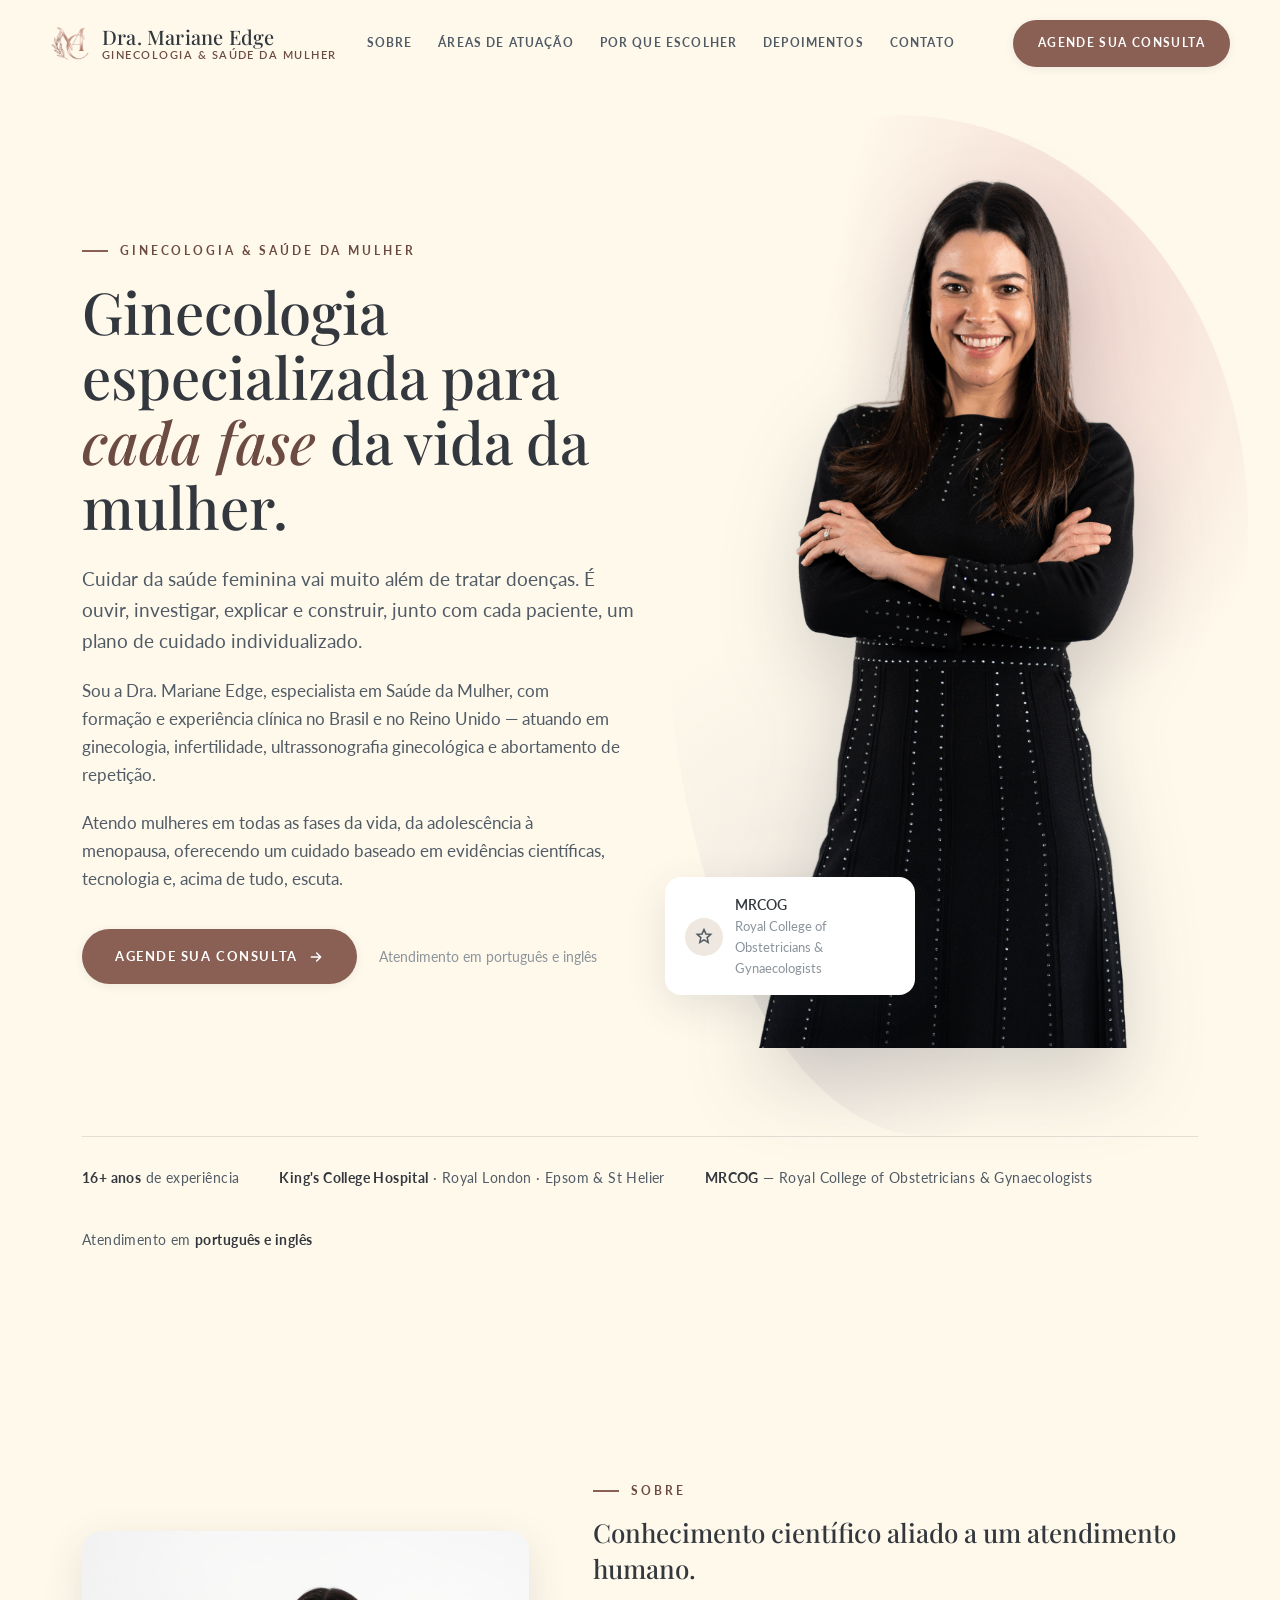
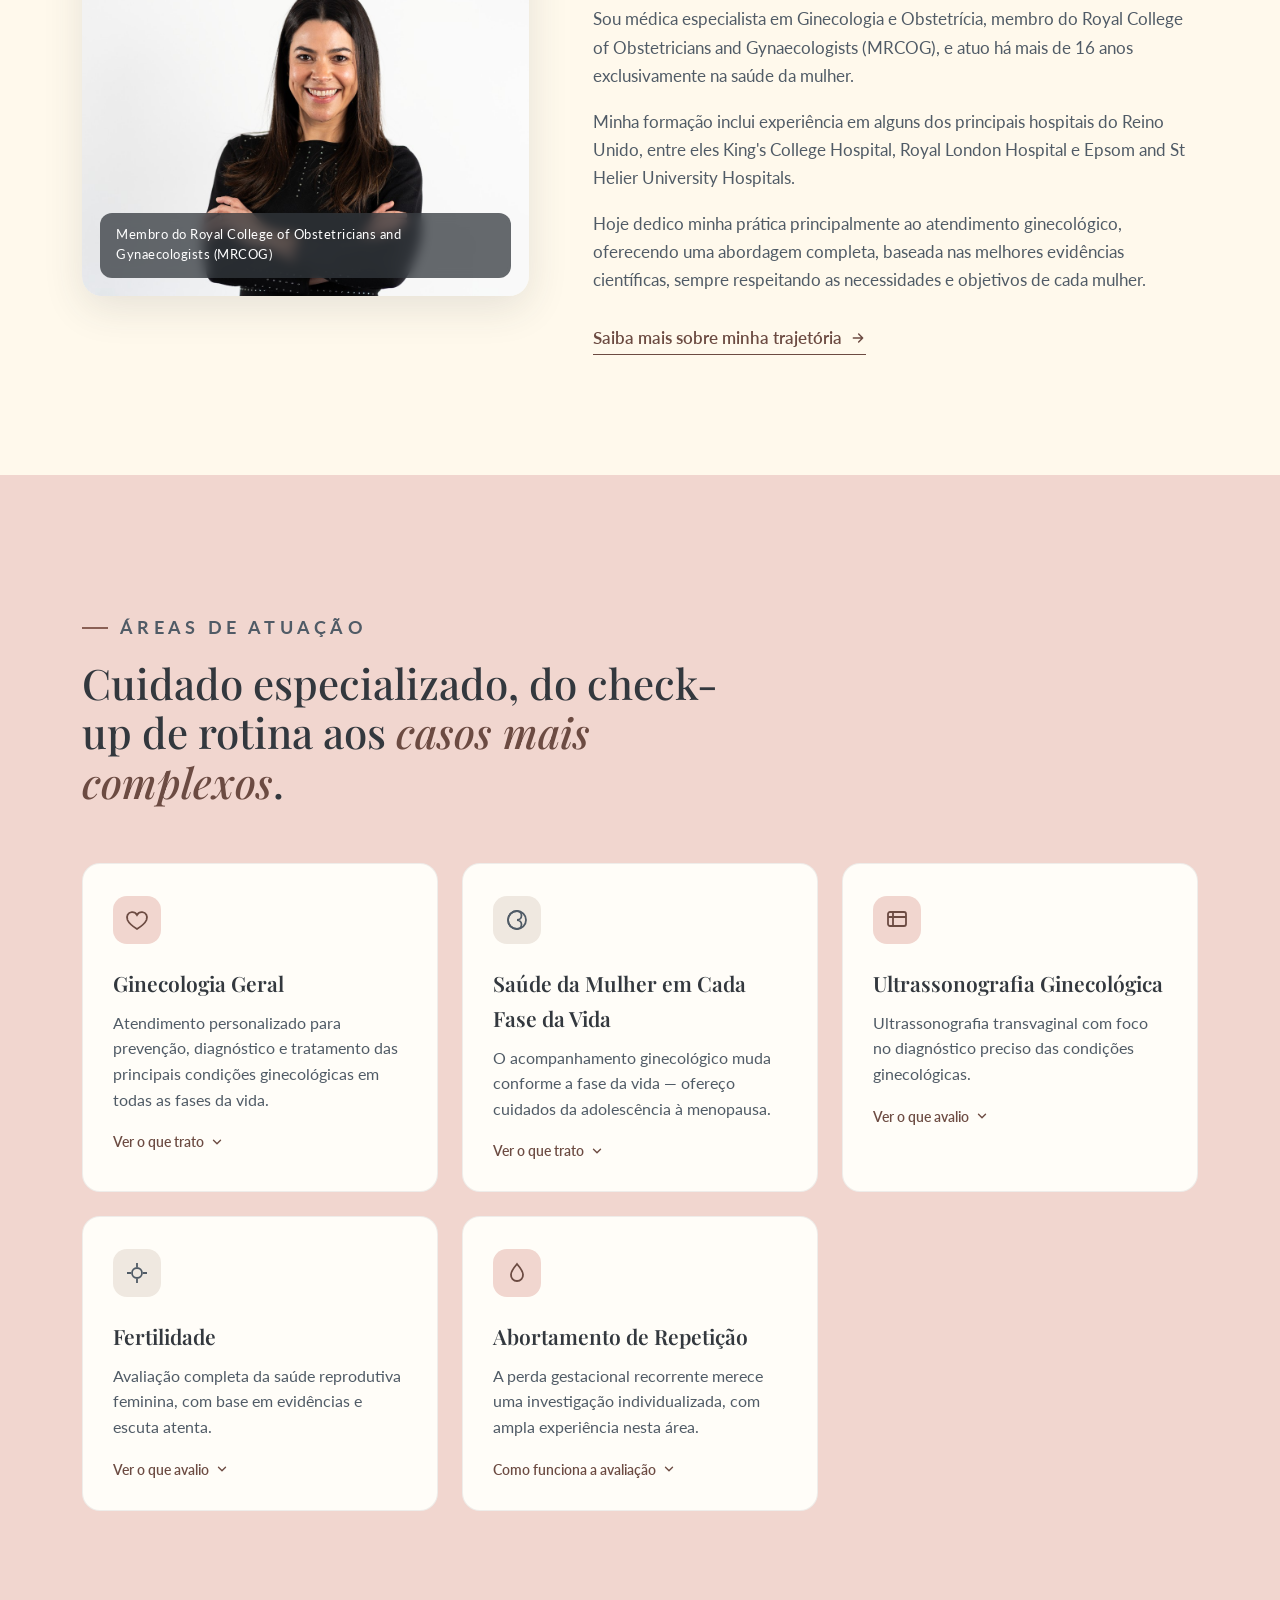
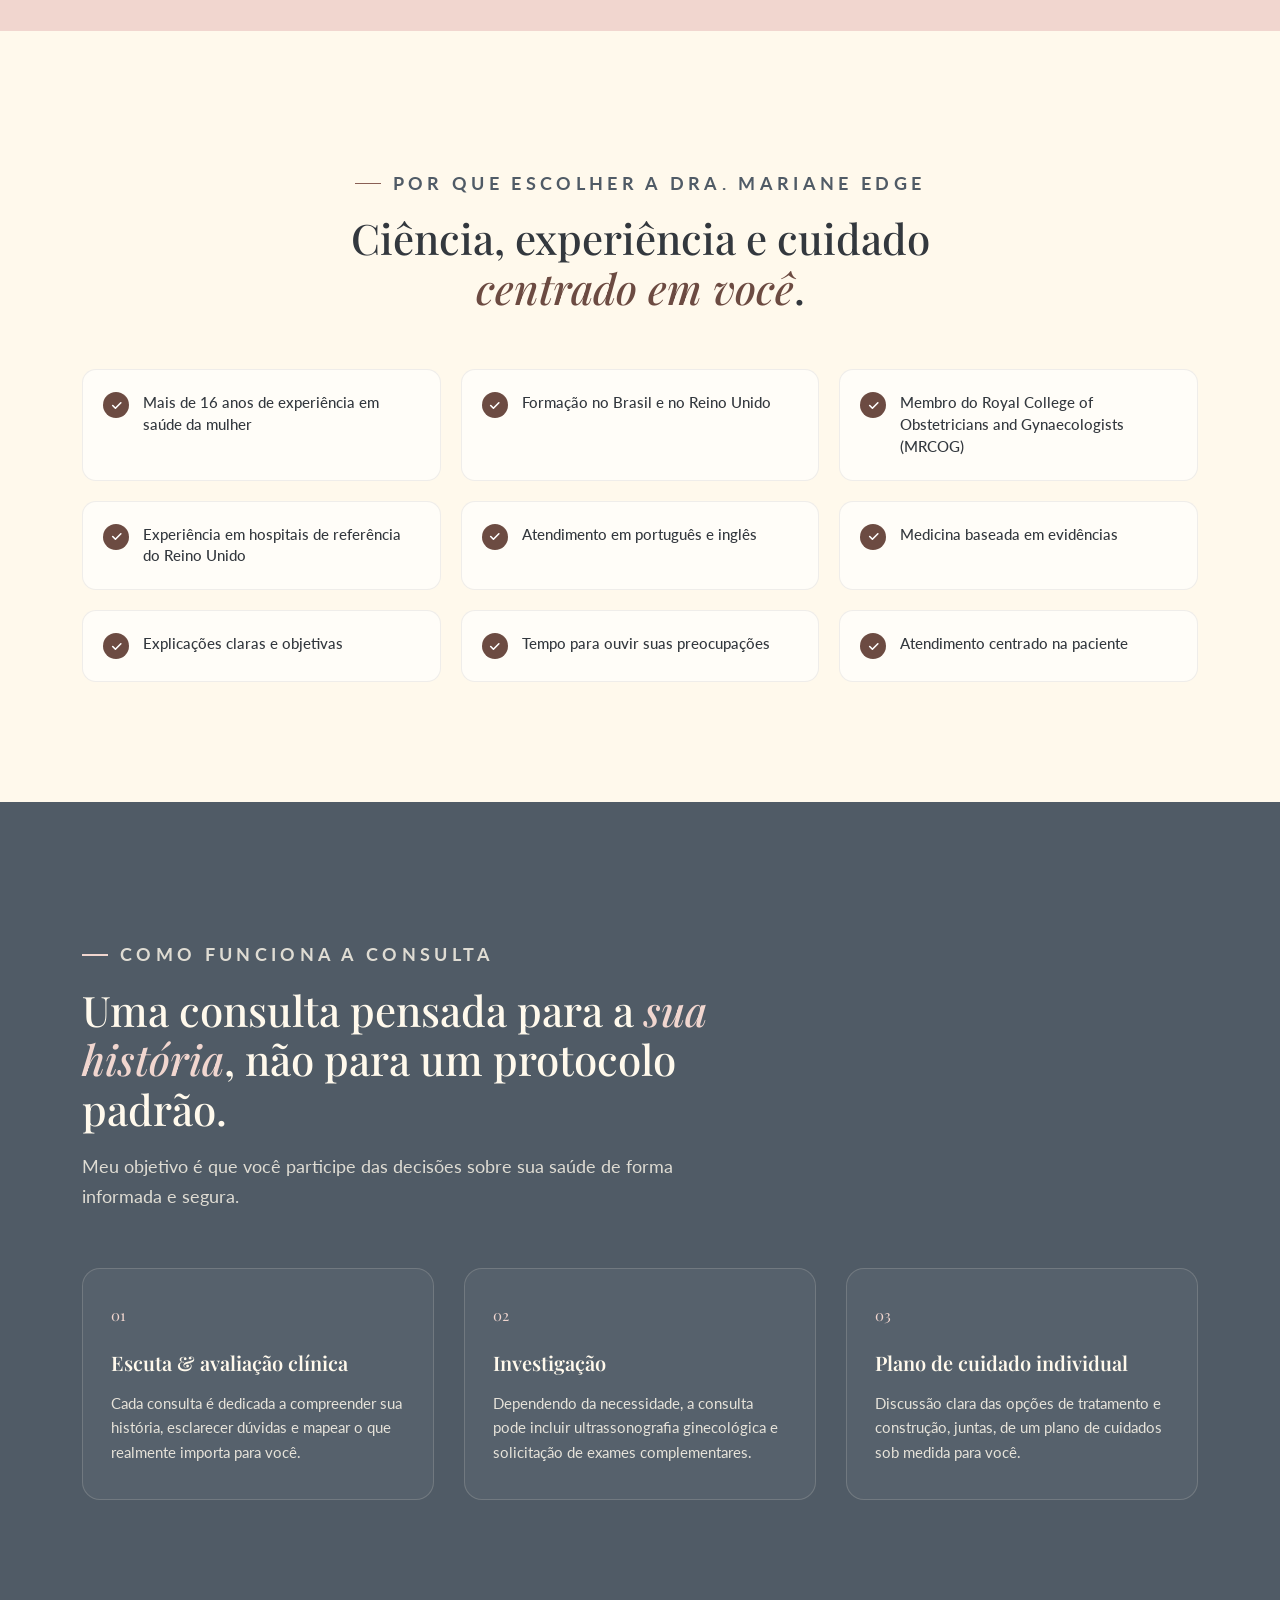
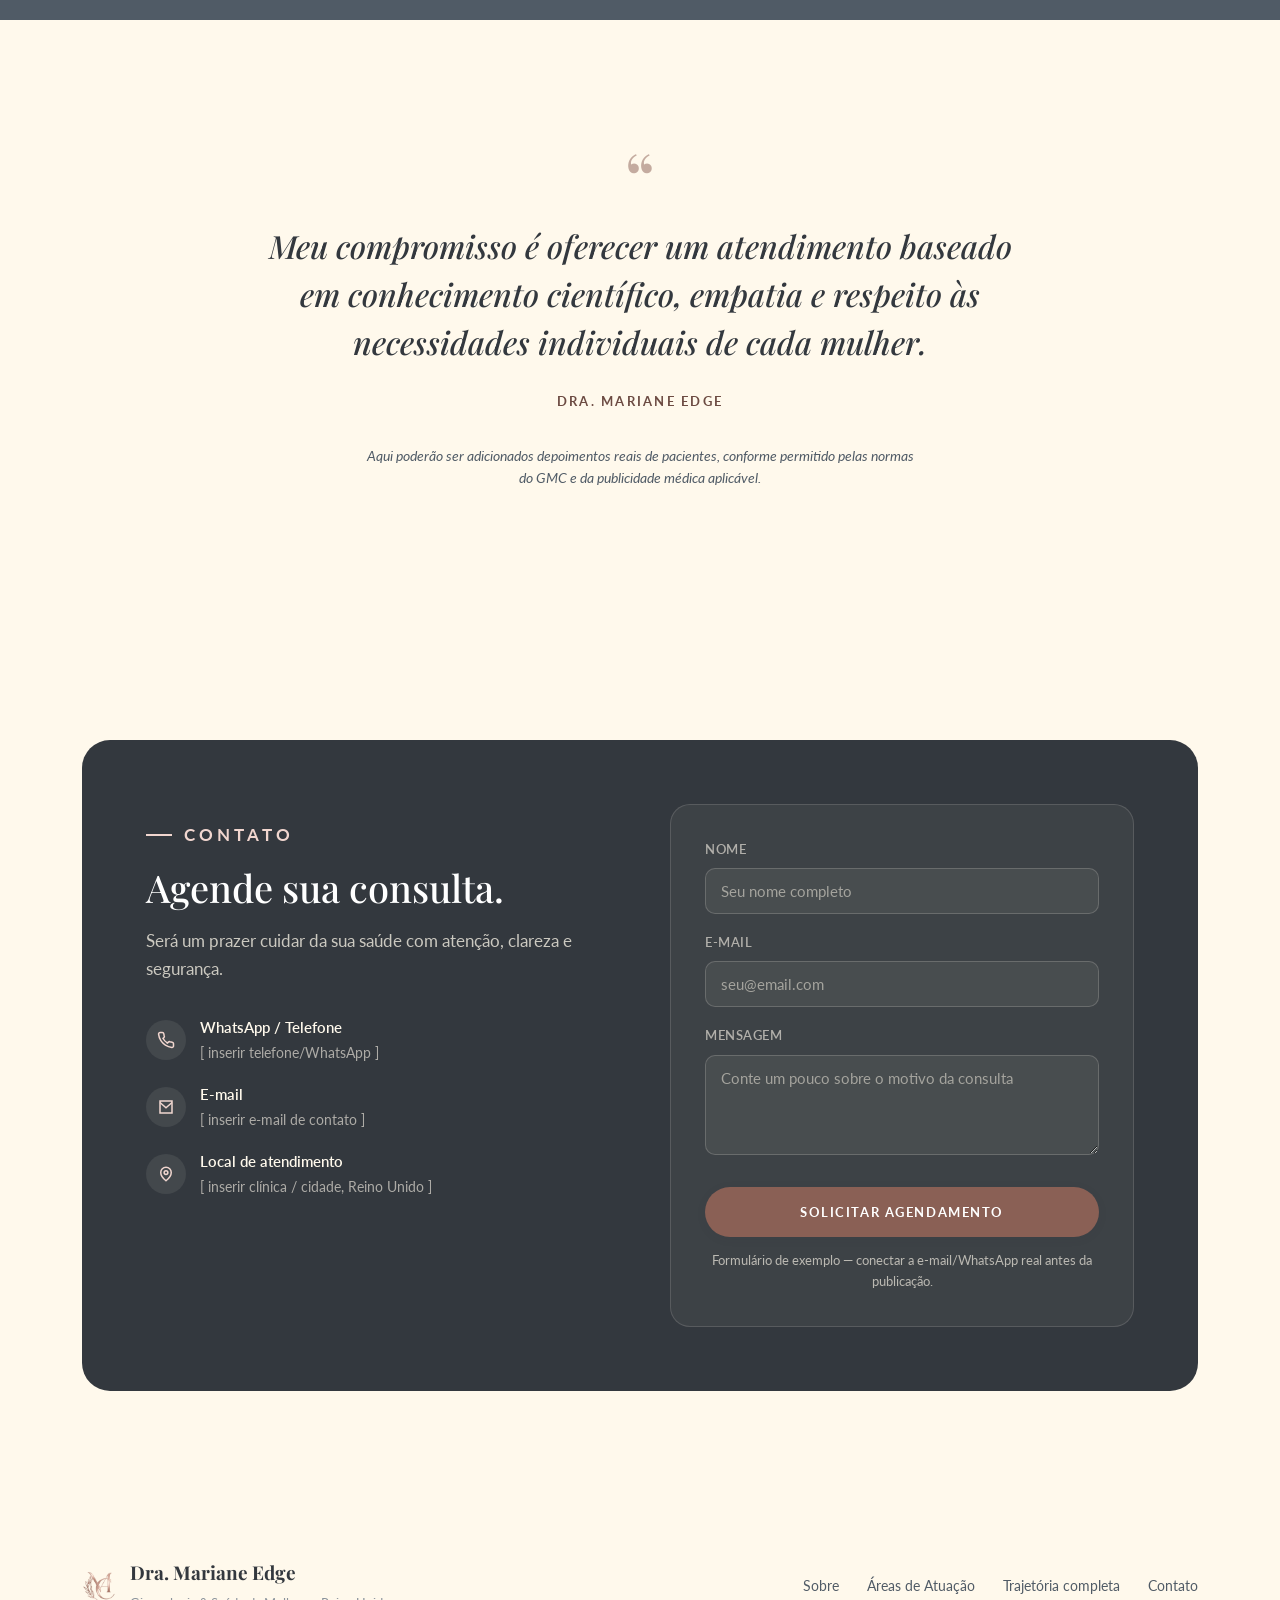
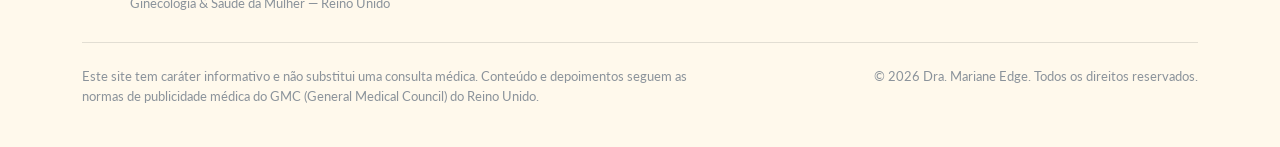
<file: index.html>
<!DOCTYPE html>
<html lang="pt-BR">
<head>
<meta charset="UTF-8" />
<meta name="viewport" content="width=device-width, initial-scale=1.0" />
<title>Dra. Mariane Edge — Especialista em Saúde da Mulher</title>
<meta name="description" content="Dra. Mariane Edge, especialista em Ginecologia e Obstetrícia (MRCOG), com formação e experiência clínica no Brasil e no Reino Unido. Ginecologia geral, fertilidade, ultrassonografia ginecológica e abortamento de repetição." />
<link rel="preconnect" href="https://fonts.googleapis.com" />
<link rel="preconnect" href="https://fonts.gstatic.com" crossorigin />
<link href="https://fonts.googleapis.com/css2?family=Playfair+Display:ital,wght@0,400;0,500;0,600;0,700;1,400;1,500;1,600&family=Lato:ital,wght@0,300;0,400;0,700;1,400&display=swap" rel="stylesheet" />
<link rel="stylesheet" href="css/style.css" />
</head>
<body>

<nav id="nav">
  <div class="nav-inner">
    <a href="index.html" class="brand">
      <img src="assets/logo.png" alt="" class="brand-mark" />
      <span>Dra. Mariane Edge<small>Ginecologia &amp; Saúde da Mulher</small></span>
    </a>
    <div class="nav-links">
      <a href="#sobre">Sobre</a>
      <a href="#areas">Áreas de Atuação</a>
      <a href="#porque">Por que escolher</a>
      <a href="#depoimentos">Depoimentos</a>
      <a href="#contato">Contato</a>
    </div>
    <a href="#contato" class="btn btn-primary nav-cta">Agende sua consulta</a>
    <button class="nav-toggle" aria-label="Abrir menu" id="navToggle">
      <span></span><span></span><span></span>
    </button>
  </div>
</nav>

<div class="nav-sheet" id="navSheet">
  <a href="#sobre">Sobre</a>
  <a href="#areas">Áreas de Atuação</a>
  <a href="#porque">Por que escolher</a>
  <a href="#depoimentos">Depoimentos</a>
  <a href="#contato">Contato</a>
  <a href="#contato" class="btn btn-primary">Agende sua consulta</a>
</div>

<!-- ============ HERO ============ -->
<header id="hero">
  <div class="container hero-grid">
    <div class="hero-copy reveal">
      <p class="eyebrow">Ginecologia &amp; Saúde da Mulher</p>
      <h1>Ginecologia especializada para <em>cada fase</em> da vida da mulher.</h1>
      <p class="hero-lede">Cuidar da saúde feminina vai muito além de tratar doenças. É ouvir, investigar, explicar e construir, junto com cada paciente, um plano de cuidado individualizado.</p>
      <p class="hero-bio">Sou a Dra. Mariane Edge, especialista em Saúde da Mulher, com formação e experiência clínica no Brasil e no Reino Unido — atuando em ginecologia, infertilidade, ultrassonografia ginecológica e abortamento de repetição.</p>
      <p class="hero-bio">Atendo mulheres em todas as fases da vida, da adolescência à menopausa, oferecendo um cuidado baseado em evidências científicas, tecnologia e, acima de tudo, escuta.</p>
      <div class="hero-actions">
        <a href="#contato" class="btn btn-primary">
          Agende sua consulta
          <svg viewBox="0 0 24 24" fill="none" stroke="currentColor" stroke-width="2.2" stroke-linecap="round" stroke-linejoin="round"><path d="M5 12h14M13 6l6 6-6 6"/></svg>
        </a>
        <span class="note">Atendimento em português e inglês</span>
      </div>
    </div>

    <div class="hero-visual reveal reveal-delay-1">
      <div class="hero-blob" aria-hidden="true"></div>
      <div class="hero-photo-frame">
        <img src="assets/mariane-cutout-hero.png" alt="Dra. Mariane Edge, especialista em Ginecologia e Obstetrícia" />
      </div>
      <div class="hero-badge">
        <span class="badge-icon">
          <svg viewBox="0 0 24 24" fill="none" stroke="currentColor" stroke-width="2"><path d="M12 2l2.6 5.9 6.4.6-4.8 4.3 1.4 6.3-5.6-3.4-5.6 3.4 1.4-6.3-4.8-4.3 6.4-.6z"/></svg>
        </span>
        <div>
          <strong>MRCOG</strong>
          <span>Royal College of Obstetricians &amp; Gynaecologists</span>
        </div>
      </div>
    </div>
  </div>

  <div class="container">
    <div class="trust-strip reveal">
      <span><strong>16+ anos</strong> de experiência</span>
      <span><strong>King's College Hospital</strong> · Royal London · Epsom &amp; St Helier</span>
      <span><strong>MRCOG</strong> — Royal College of Obstetricians &amp; Gynaecologists</span>
      <span>Atendimento em <strong>português e inglês</strong></span>
    </div>
  </div>
</header>

<!-- ============ SOBRE (teaser) ============ -->
<section id="sobre">
  <div class="container sobre-grid">
    <div class="sobre-photo reveal">
      <img src="assets/mariane-bust.jpg" alt="Dra. Mariane Edge" />
      <div class="sobre-credential">Membro do Royal College of Obstetricians and Gynaecologists (MRCOG)</div>
    </div>
    <div class="sobre-text reveal reveal-delay-1">
      <p class="eyebrow">Sobre</p>
      <p class="lead" style="margin-top:14px;">Conhecimento científico aliado a um atendimento humano.</p>
      <p>Sou médica especialista em Ginecologia e Obstetrícia, membro do Royal College of Obstetricians and Gynaecologists (MRCOG), e atuo há mais de 16 anos exclusivamente na saúde da mulher.</p>
      <p>Minha formação inclui experiência em alguns dos principais hospitais do Reino Unido, entre eles King's College Hospital, Royal London Hospital e Epsom and St Helier University Hospitals.</p>
      <p>Hoje dedico minha prática principalmente ao atendimento ginecológico, oferecendo uma abordagem completa, baseada nas melhores evidências científicas, sempre respeitando as necessidades e objetivos de cada mulher.</p>
      <a href="about.html" class="sobre-link">
        Saiba mais sobre minha trajetória
        <svg viewBox="0 0 24 24" fill="none" stroke="currentColor" stroke-width="2.2" stroke-linecap="round" stroke-linejoin="round" width="16" height="16"><path d="M5 12h14M13 6l6 6-6 6"/></svg>
      </a>
    </div>
  </div>
</section>

<!-- ============ ÁREAS DE ATUAÇÃO ============ -->
<section id="areas">
  <div class="container">
    <div class="section-head reveal">
      <p class="eyebrow">Áreas de Atuação</p>
      <h2>Cuidado especializado, do check-up de rotina aos <em>casos mais complexos</em>.</h2>
    </div>

    <div class="areas-grid">

      <article class="area-card reveal">
        <span class="area-icon">
          <svg viewBox="0 0 24 24" fill="none" stroke="currentColor" stroke-width="1.8"><path d="M12 21s-7.5-4.6-9.5-9C1 8 3 4.5 6.7 4.2 9 4 11 5.3 12 7c1-1.7 3-3 5.3-2.8C21 4.5 23 8 21.5 12c-2 4.4-9.5 9-9.5 9z"/></svg>
        </span>
        <h3>Ginecologia Geral</h3>
        <p>Atendimento personalizado para prevenção, diagnóstico e tratamento das principais condições ginecológicas em todas as fases da vida.</p>
        <button class="area-toggle" aria-expanded="false">
          Ver o que trato
          <svg viewBox="0 0 24 24" fill="none" stroke="currentColor" stroke-width="2.4" stroke-linecap="round" stroke-linejoin="round"><path d="M6 9l6 6 6-6"/></svg>
        </button>
        <div class="area-list">
          <ul class="area-list-inner">
            <li>Check-up ginecológico</li>
            <li>Alterações menstruais — intensa, irregular ou ausente</li>
            <li>Dor pélvica e cólicas intensas</li>
            <li>Endometriose e adenomiose</li>
            <li>Síndrome dos Ovários Policísticos (SOP)</li>
            <li>Cistos ovarianos, miomas e pólipos endometriais</li>
            <li>Sangramento uterino anormal</li>
            <li>Corrimento e infecções ginecológicas</li>
            <li>HPV e alterações do colo do útero</li>
            <li>Dor durante a relação sexual, vulvodínia e vaginismo</li>
            <li>Alterações hormonais e TPM</li>
            <li>Planejamento reprodutivo e contracepção</li>
            <li>Inserção e remoção de DIU</li>
            <li>Saúde íntima</li>
          </ul>
        </div>
      </article>

      <article class="area-card reveal reveal-delay-1">
        <span class="area-icon">
          <svg viewBox="0 0 24 24" fill="none" stroke="currentColor" stroke-width="1.8"><circle cx="12" cy="12" r="9"/><path d="M12 3a9 9 0 000 18 4.5 4.5 0 000-9 4.5 4.5 0 000-9z"/></svg>
        </span>
        <h3>Saúde da Mulher em Cada Fase da Vida</h3>
        <p>O acompanhamento ginecológico muda conforme a fase da vida — ofereço cuidados da adolescência à menopausa.</p>
        <button class="area-toggle" aria-expanded="false">
          Ver o que trato
          <svg viewBox="0 0 24 24" fill="none" stroke="currentColor" stroke-width="2.4" stroke-linecap="round" stroke-linejoin="round"><path d="M6 9l6 6 6-6"/></svg>
        </button>
        <div class="area-list">
          <ul class="area-list-inner">
            <li>Primeira consulta ginecológica e menarca</li>
            <li>Saúde sexual e planejamento familiar</li>
            <li>Fertilidade</li>
            <li>Perimenopausa e menopausa</li>
            <li>Terapia hormonal da menopausa</li>
            <li>Atrofia vaginal e saúde óssea</li>
            <li>Alterações urinárias relacionadas à menopausa</li>
          </ul>
        </div>
      </article>

      <article class="area-card reveal reveal-delay-2">
        <span class="area-icon">
          <svg viewBox="0 0 24 24" fill="none" stroke="currentColor" stroke-width="1.8"><rect x="3" y="4" width="18" height="14" rx="2"/><path d="M3 9h18M8 4v14"/></svg>
        </span>
        <h3>Ultrassonografia Ginecológica</h3>
        <p>Ultrassonografia transvaginal com foco no diagnóstico preciso das condições ginecológicas.</p>
        <button class="area-toggle" aria-expanded="false">
          Ver o que avalio
          <svg viewBox="0 0 24 24" fill="none" stroke="currentColor" stroke-width="2.4" stroke-linecap="round" stroke-linejoin="round"><path d="M6 9l6 6 6-6"/></svg>
        </button>
        <div class="area-list">
          <ul class="area-list-inner">
            <li>Útero, endométrio e ovários</li>
            <li>Cistos, miomas e pólipos</li>
            <li>Adenomiose e endometriose</li>
            <li>Dor pélvica e sangramento anormal</li>
            <li>Foliculometria</li>
            <li>Monitorização da ovulação</li>
          </ul>
        </div>
      </article>

      <article class="area-card reveal reveal-delay-1">
        <span class="area-icon">
          <svg viewBox="0 0 24 24" fill="none" stroke="currentColor" stroke-width="1.8"><path d="M12 2v4M12 18v4M2 12h4M18 12h4"/><circle cx="12" cy="12" r="5"/></svg>
        </span>
        <h3>Fertilidade</h3>
        <p>Avaliação completa da saúde reprodutiva feminina, com base em evidências e escuta atenta.</p>
        <button class="area-toggle" aria-expanded="false">
          Ver o que avalio
          <svg viewBox="0 0 24 24" fill="none" stroke="currentColor" stroke-width="2.4" stroke-linecap="round" stroke-linejoin="round"><path d="M6 9l6 6 6-6"/></svg>
        </button>
        <div class="area-list">
          <ul class="area-list-inner">
            <li>Investigação inicial da infertilidade</li>
            <li>Avaliação da reserva ovariana</li>
            <li>Distúrbios da ovulação e SOP</li>
            <li>Interpretação de exames</li>
            <li>Planejamento da gravidez</li>
            <li>Segunda opinião</li>
          </ul>
        </div>
      </article>

      <article class="area-card reveal reveal-delay-2">
        <span class="area-icon">
          <svg viewBox="0 0 24 24" fill="none" stroke="currentColor" stroke-width="1.8"><path d="M12 3c-3 3.5-6 7.2-6 10.5A6 6 0 0012 20a6 6 0 006-6.5C18 10.2 15 6.5 12 3z"/></svg>
        </span>
        <h3>Abortamento de Repetição</h3>
        <p>A perda gestacional recorrente merece uma investigação individualizada, com ampla experiência nesta área.</p>
        <button class="area-toggle" aria-expanded="false">
          Como funciona a avaliação
          <svg viewBox="0 0 24 24" fill="none" stroke="currentColor" stroke-width="2.4" stroke-linecap="round" stroke-linejoin="round"><path d="M6 9l6 6 6-6"/></svg>
        </button>
        <div class="area-list">
          <ul class="area-list-inner">
            <li>Avaliação detalhada das possíveis causas</li>
            <li>Interpretação de exames</li>
            <li>Elaboração de plano personalizado para futuras gestações</li>
          </ul>
        </div>
      </article>

    </div>
  </div>
</section>

<!-- ============ POR QUE ESCOLHER ============ -->
<section id="porque">
  <div class="container">
    <div class="section-head center reveal" style="margin-left:auto;margin-right:auto;">
      <p class="eyebrow" style="justify-content:center;width:100%;">Por que escolher a Dra. Mariane Edge</p>
      <h2>Ciência, experiência e cuidado <em>centrado em você</em>.</h2>
    </div>
    <div class="porque-grid">
      <div class="check-card reveal"><span class="tick"><svg viewBox="0 0 24 24" fill="none" stroke="currentColor" stroke-width="3" stroke-linecap="round" stroke-linejoin="round"><path d="M5 12l5 5L20 7"/></svg></span><p>Mais de 16 anos de experiência em saúde da mulher</p></div>
      <div class="check-card reveal reveal-delay-1"><span class="tick"><svg viewBox="0 0 24 24" fill="none" stroke="currentColor" stroke-width="3" stroke-linecap="round" stroke-linejoin="round"><path d="M5 12l5 5L20 7"/></svg></span><p>Formação no Brasil e no Reino Unido</p></div>
      <div class="check-card reveal reveal-delay-2"><span class="tick"><svg viewBox="0 0 24 24" fill="none" stroke="currentColor" stroke-width="3" stroke-linecap="round" stroke-linejoin="round"><path d="M5 12l5 5L20 7"/></svg></span><p>Membro do Royal College of Obstetricians and Gynaecologists (MRCOG)</p></div>
      <div class="check-card reveal"><span class="tick"><svg viewBox="0 0 24 24" fill="none" stroke="currentColor" stroke-width="3" stroke-linecap="round" stroke-linejoin="round"><path d="M5 12l5 5L20 7"/></svg></span><p>Experiência em hospitais de referência do Reino Unido</p></div>
      <div class="check-card reveal reveal-delay-1"><span class="tick"><svg viewBox="0 0 24 24" fill="none" stroke="currentColor" stroke-width="3" stroke-linecap="round" stroke-linejoin="round"><path d="M5 12l5 5L20 7"/></svg></span><p>Atendimento em português e inglês</p></div>
      <div class="check-card reveal reveal-delay-2"><span class="tick"><svg viewBox="0 0 24 24" fill="none" stroke="currentColor" stroke-width="3" stroke-linecap="round" stroke-linejoin="round"><path d="M5 12l5 5L20 7"/></svg></span><p>Medicina baseada em evidências</p></div>
      <div class="check-card reveal"><span class="tick"><svg viewBox="0 0 24 24" fill="none" stroke="currentColor" stroke-width="3" stroke-linecap="round" stroke-linejoin="round"><path d="M5 12l5 5L20 7"/></svg></span><p>Explicações claras e objetivas</p></div>
      <div class="check-card reveal reveal-delay-1"><span class="tick"><svg viewBox="0 0 24 24" fill="none" stroke="currentColor" stroke-width="3" stroke-linecap="round" stroke-linejoin="round"><path d="M5 12l5 5L20 7"/></svg></span><p>Tempo para ouvir suas preocupações</p></div>
      <div class="check-card reveal reveal-delay-2"><span class="tick"><svg viewBox="0 0 24 24" fill="none" stroke="currentColor" stroke-width="3" stroke-linecap="round" stroke-linejoin="round"><path d="M5 12l5 5L20 7"/></svg></span><p>Atendimento centrado na paciente</p></div>
    </div>
  </div>
</section>

<!-- ============ COMO FUNCIONA A CONSULTA ============ -->
<section id="como">
  <div class="container">
    <div class="section-head reveal">
      <p class="eyebrow">Como funciona a consulta</p>
      <h2>Uma consulta pensada para a <em>sua história</em>, não para um protocolo padrão.</h2>
      <p>Meu objetivo é que você participe das decisões sobre sua saúde de forma informada e segura.</p>
    </div>
    <div class="como-steps">
      <div class="step-card reveal">
        <div class="step-num">01</div>
        <h3>Escuta &amp; avaliação clínica</h3>
        <p>Cada consulta é dedicada a compreender sua história, esclarecer dúvidas e mapear o que realmente importa para você.</p>
      </div>
      <div class="step-card reveal reveal-delay-1">
        <div class="step-num">02</div>
        <h3>Investigação</h3>
        <p>Dependendo da necessidade, a consulta pode incluir ultrassonografia ginecológica e solicitação de exames complementares.</p>
      </div>
      <div class="step-card reveal reveal-delay-2">
        <div class="step-num">03</div>
        <h3>Plano de cuidado individual</h3>
        <p>Discussão clara das opções de tratamento e construção, juntas, de um plano de cuidados sob medida para você.</p>
      </div>
    </div>
  </div>
</section>

<!-- ============ DEPOIMENTOS ============ -->
<section id="depoimentos">
  <div class="container">
    <div class="quote-card reveal">
      <div class="quote-mark">&ldquo;</div>
      <blockquote>Meu compromisso é oferecer um atendimento baseado em conhecimento científico, empatia e respeito às necessidades individuais de cada mulher.</blockquote>
      <p class="quote-cite">Dra. Mariane Edge</p>
      <p class="quote-footnote">Aqui poderão ser adicionados depoimentos reais de pacientes, conforme permitido pelas normas do GMC e da publicidade médica aplicável.</p>
    </div>
  </div>
</section>

<!-- ============ CONTATO ============ -->
<section id="contato">
  <div class="container">
    <div class="contato-grid">
      <div class="contato-intro reveal">
        <p class="eyebrow">Contato</p>
        <h2>Agende sua consulta.</h2>
        <p>Será um prazer cuidar da sua saúde com atenção, clareza e segurança.</p>
        <div class="contato-list">
          <div class="contato-item">
            <span class="ci-icon"><svg viewBox="0 0 24 24" fill="none" stroke="currentColor" stroke-width="2"><path d="M22 16.9v3a2 2 0 01-2.2 2 19.8 19.8 0 01-8.6-3.1 19.5 19.5 0 01-6-6 19.8 19.8 0 01-3.1-8.7A2 2 0 014.1 2h3a2 2 0 012 1.7c.1 1 .3 2 .6 3a2 2 0 01-.5 2.1L8 10a16 16 0 006 6l1.2-1.2a2 2 0 012.1-.5c1 .3 2 .5 3 .6a2 2 0 011.7 2z"/></svg></span>
            <div><strong>WhatsApp / Telefone</strong><span>[ inserir telefone/WhatsApp ]</span></div>
          </div>
          <div class="contato-item">
            <span class="ci-icon"><svg viewBox="0 0 24 24" fill="none" stroke="currentColor" stroke-width="2"><path d="M4 4h16v16H4z"/><path d="M4 6l8 7 8-7"/></svg></span>
            <div><strong>E-mail</strong><span>[ inserir e-mail de contato ]</span></div>
          </div>
          <div class="contato-item">
            <span class="ci-icon"><svg viewBox="0 0 24 24" fill="none" stroke="currentColor" stroke-width="2"><path d="M12 21s-7-5.5-7-11a7 7 0 0114 0c0 5.5-7 11-7 11z"/><circle cx="12" cy="10" r="2.5"/></svg></span>
            <div><strong>Local de atendimento</strong><span>[ inserir clínica / cidade, Reino Unido ]</span></div>
          </div>
        </div>
      </div>

      <form class="contato-form reveal reveal-delay-1" onsubmit="event.preventDefault(); window.location.href='mailto:?subject=' + encodeURIComponent('Agendamento de consulta — ' + this.nome.value) + '&body=' + encodeURIComponent(this.mensagem.value + '\n\nContato: ' + this.email.value);">
        <div class="field">
          <label for="nome">Nome</label>
          <input id="nome" name="nome" type="text" placeholder="Seu nome completo" required />
        </div>
        <div class="field">
          <label for="email">E-mail</label>
          <input id="email" name="email" type="email" placeholder="seu@email.com" required />
        </div>
        <div class="field">
          <label for="mensagem">Mensagem</label>
          <textarea id="mensagem" name="mensagem" placeholder="Conte um pouco sobre o motivo da consulta"></textarea>
        </div>
        <button type="submit" class="btn btn-primary">Solicitar agendamento</button>
        <p class="form-note">Formulário de exemplo — conectar a e-mail/WhatsApp real antes da publicação.</p>
      </form>
    </div>
  </div>
</section>

<footer>
  <div class="container">
    <div class="footer-inner">
      <div class="footer-brand">
        <img src="assets/logo.png" alt="" class="footer-mark" />
        <div>
          <strong>Dra. Mariane Edge</strong>
          <span>Ginecologia &amp; Saúde da Mulher — Reino Unido</span>
        </div>
      </div>
      <div class="footer-links">
        <a href="index.html#sobre">Sobre</a>
        <a href="index.html#areas">Áreas de Atuação</a>
        <a href="about.html">Trajetória completa</a>
        <a href="index.html#contato">Contato</a>
      </div>
    </div>
    <div class="footer-bottom">
      <p>Este site tem caráter informativo e não substitui uma consulta médica. Conteúdo e depoimentos seguem as normas de publicidade médica do GMC (General Medical Council) do Reino Unido.</p>
      <p>&copy; <span id="year"></span> Dra. Mariane Edge. Todos os direitos reservados.</p>
    </div>
  </div>
</footer>

<script src="js/main.js"></script>
</body>
</html>
</file>
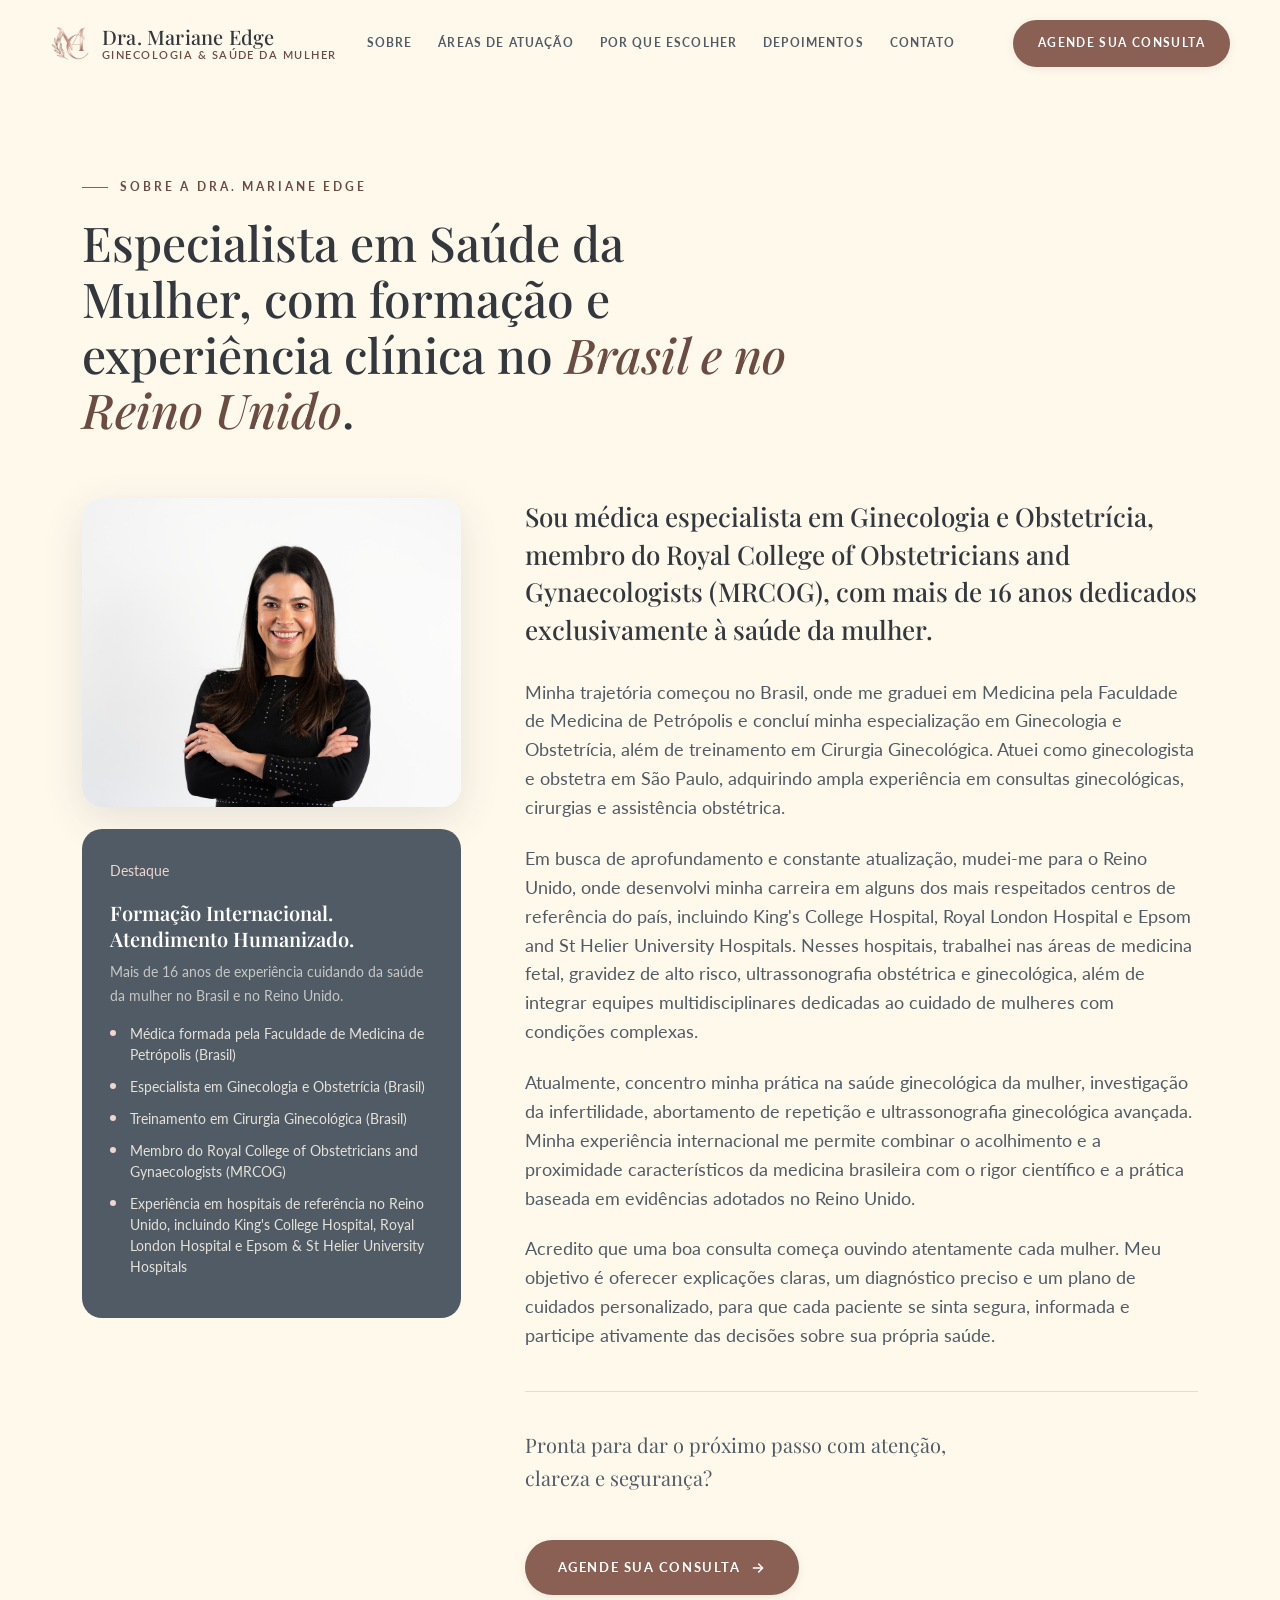
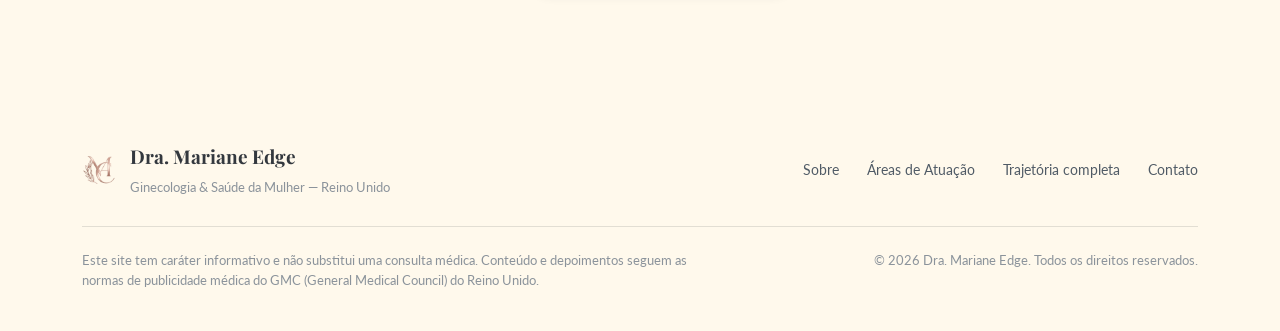
<file: about.html>
<!DOCTYPE html>
<html lang="pt-BR">
<head>
<meta charset="UTF-8" />
<meta name="viewport" content="width=device-width, initial-scale=1.0" />
<title>Sobre a Dra. Mariane Edge — Trajetória &amp; Formação</title>
<meta name="description" content="Conheça a trajetória da Dra. Mariane Edge: formação no Brasil, especialização em Ginecologia e Obstetrícia, MRCOG e experiência em hospitais de referência do Reino Unido." />
<link rel="preconnect" href="https://fonts.googleapis.com" />
<link rel="preconnect" href="https://fonts.gstatic.com" crossorigin />
<link href="https://fonts.googleapis.com/css2?family=Playfair+Display:ital,wght@0,400;0,500;0,600;0,700;1,400;1,500;1,600&family=Lato:ital,wght@0,300;0,400;0,700;1,400&display=swap" rel="stylesheet" />
<link rel="stylesheet" href="css/style.css" />
</head>
<body>

<nav id="nav">
  <div class="nav-inner">
    <a href="index.html" class="brand">
      <img src="assets/logo.png" alt="" class="brand-mark" />
      <span>Dra. Mariane Edge<small>Ginecologia &amp; Saúde da Mulher</small></span>
    </a>
    <div class="nav-links">
      <a href="index.html#sobre">Sobre</a>
      <a href="index.html#areas">Áreas de Atuação</a>
      <a href="index.html#porque">Por que escolher</a>
      <a href="index.html#depoimentos">Depoimentos</a>
      <a href="index.html#contato">Contato</a>
    </div>
    <a href="index.html#contato" class="btn btn-primary nav-cta">Agende sua consulta</a>
    <button class="nav-toggle" aria-label="Abrir menu" id="navToggle">
      <span></span><span></span><span></span>
    </button>
  </div>
</nav>

<div class="nav-sheet" id="navSheet">
  <a href="index.html#sobre">Sobre</a>
  <a href="index.html#areas">Áreas de Atuação</a>
  <a href="index.html#porque">Por que escolher</a>
  <a href="index.html#depoimentos">Depoimentos</a>
  <a href="index.html#contato">Contato</a>
  <a href="index.html#contato" class="btn btn-primary">Agende sua consulta</a>
</div>

<section id="about-hero">
  <div class="container">
    <div class="about-hero-head reveal">
      <p class="eyebrow">Sobre a Dra. Mariane Edge</p>
      <h1>Especialista em Saúde da Mulher, com formação e experiência clínica no <em>Brasil e no Reino Unido</em>.</h1>
    </div>

    <div class="about-grid">
      <div class="about-photo-col reveal reveal-delay-1">
        <div class="about-photo">
          <img src="assets/mariane-bust.jpg" alt="Dra. Mariane Edge" />
        </div>
        <div class="callout-card">
          <p class="callout-sub">Destaque</p>
          <h3>Formação Internacional.<br />Atendimento Humanizado.</h3>
          <p style="font-size:14px;color:rgba(250,245,238,0.7);margin-bottom:16px;">Mais de 16 anos de experiência cuidando da saúde da mulher no Brasil e no Reino Unido.</p>
          <ul>
            <li>Médica formada pela Faculdade de Medicina de Petrópolis (Brasil)</li>
            <li>Especialista em Ginecologia e Obstetrícia (Brasil)</li>
            <li>Treinamento em Cirurgia Ginecológica (Brasil)</li>
            <li>Membro do Royal College of Obstetricians and Gynaecologists (MRCOG)</li>
            <li>Experiência em hospitais de referência no Reino Unido, incluindo King's College Hospital, Royal London Hospital e Epsom &amp; St Helier University Hospitals</li>
          </ul>
        </div>
      </div>

      <div class="about-body reveal reveal-delay-2">
        <p class="lead">Sou médica especialista em Ginecologia e Obstetrícia, membro do Royal College of Obstetricians and Gynaecologists (MRCOG), com mais de 16 anos dedicados exclusivamente à saúde da mulher.</p>

        <p>Minha trajetória começou no Brasil, onde me graduei em Medicina pela Faculdade de Medicina de Petrópolis e concluí minha especialização em Ginecologia e Obstetrícia, além de treinamento em Cirurgia Ginecológica. Atuei como ginecologista e obstetra em São Paulo, adquirindo ampla experiência em consultas ginecológicas, cirurgias e assistência obstétrica.</p>

        <p>Em busca de aprofundamento e constante atualização, mudei-me para o Reino Unido, onde desenvolvi minha carreira em alguns dos mais respeitados centros de referência do país, incluindo King's College Hospital, Royal London Hospital e Epsom and St Helier University Hospitals. Nesses hospitais, trabalhei nas áreas de medicina fetal, gravidez de alto risco, ultrassonografia obstétrica e ginecológica, além de integrar equipes multidisciplinares dedicadas ao cuidado de mulheres com condições complexas.</p>

        <p>Atualmente, concentro minha prática na saúde ginecológica da mulher, investigação da infertilidade, abortamento de repetição e ultrassonografia ginecológica avançada. Minha experiência internacional me permite combinar o acolhimento e a proximidade característicos da medicina brasileira com o rigor científico e a prática baseada em evidências adotados no Reino Unido.</p>

        <p>Acredito que uma boa consulta começa ouvindo atentamente cada mulher. Meu objetivo é oferecer explicações claras, um diagnóstico preciso e um plano de cuidados personalizado, para que cada paciente se sinta segura, informada e participe ativamente das decisões sobre sua própria saúde.</p>

        <div class="about-cta">
          <p>Pronta para dar o próximo passo com atenção, clareza e segurança?</p>
          <a href="index.html#contato" class="btn btn-primary">
            Agende sua consulta
            <svg viewBox="0 0 24 24" fill="none" stroke="currentColor" stroke-width="2.2" stroke-linecap="round" stroke-linejoin="round" width="16" height="16"><path d="M5 12h14M13 6l6 6-6 6"/></svg>
          </a>
        </div>
      </div>
    </div>
  </div>
</section>

<footer>
  <div class="container">
    <div class="footer-inner">
      <div class="footer-brand">
        <img src="assets/logo.png" alt="" class="footer-mark" />
        <div>
          <strong>Dra. Mariane Edge</strong>
          <span>Ginecologia &amp; Saúde da Mulher — Reino Unido</span>
        </div>
      </div>
      <div class="footer-links">
        <a href="index.html#sobre">Sobre</a>
        <a href="index.html#areas">Áreas de Atuação</a>
        <a href="about.html">Trajetória completa</a>
        <a href="index.html#contato">Contato</a>
      </div>
    </div>
    <div class="footer-bottom">
      <p>Este site tem caráter informativo e não substitui uma consulta médica. Conteúdo e depoimentos seguem as normas de publicidade médica do GMC (General Medical Council) do Reino Unido.</p>
      <p>&copy; <span id="year"></span> Dra. Mariane Edge. Todos os direitos reservados.</p>
    </div>
  </div>
</footer>

<script src="js/main.js"></script>
</body>
</html>
</file>
<file: css/style.css>
/* ============================================================
   Dra. Mariane Edge — design system
   Playfair Display (display) + Lato (body)
   Palette: Blush Pearl / Rose Luxe / Ivory Cream / Sandstone / Slate Trace
   ============================================================ */

:root {
  --ink: #33383e;
  --ink-soft: #505b66;
  --ink-faint: #8b939b;

  --cream: #fff9ec;
  --cream-deep: #f1d6cf;
  --card: #fffdf8;
  --white: #ffffff;

  --terracotta: #8a6055;
  --terracotta-deep: #6c4b42;
  --terracotta-tint: #f1d6cf;

  --sage: #c1b4a7;
  --sage-deep: #505b66;
  --sage-tint: #efe8e0;

  --gold: #f1d6cf;

  --line: rgba(51, 56, 62, 0.14);
  --line-soft: rgba(51, 56, 62, 0.08);

  --shadow-sm: 0 2px 10px rgba(51, 56, 62, 0.08);
  --shadow-md: 0 12px 40px rgba(51, 56, 62, 0.12);
  --shadow-lg: 0 24px 70px rgba(51, 56, 62, 0.18);

  --serif: "Playfair Display", "Didot", "Georgia", serif;
  --sans: "Lato", -apple-system, BlinkMacSystemFont, "Segoe UI", sans-serif;

  --container: 1180px;
}

* { box-sizing: border-box; }
html { scroll-behavior: smooth; }

body {
  margin: 0;
  background: var(--cream);
  color: var(--ink);
  font-family: var(--sans);
  font-size: 17px;
  line-height: 1.65;
  -webkit-font-smoothing: antialiased;
  text-rendering: optimizeLegibility;
}

img { max-width: 100%; display: block; }

a { color: inherit; text-decoration: none; }

h1, h2, h3, h4 {
  font-family: var(--serif);
  font-weight: 500;
  color: var(--ink);
  margin: 0;
  letter-spacing: 0;
}
h3, h4 { font-weight: 600; }
h1 em, h2 em {
  font-style: italic;
  font-weight: inherit;
  color: var(--terracotta-deep);
}

p { margin: 0; }

.container {
  max-width: var(--container);
  margin: 0 auto;
  padding: 0 32px;
}

section { position: relative; }

/* ---------- reveal-on-scroll ---------- */
.reveal {
  opacity: 0;
  transform: translateY(22px);
  transition: opacity 0.8s cubic-bezier(.2,.7,.2,1), transform 0.8s cubic-bezier(.2,.7,.2,1);
}
.reveal.is-visible { opacity: 1; transform: none; }
.reveal-delay-1 { transition-delay: .1s; }
.reveal-delay-2 { transition-delay: .2s; }
.reveal-delay-3 { transition-delay: .3s; }

/* ---------- shared bits ---------- */
.eyebrow {
  display: inline-flex;
  align-items: center;
  gap: 12px;
  font-family: var(--sans);
  font-size: 12px;
  font-weight: 700;
  letter-spacing: 0.24em;
  text-transform: uppercase;
  color: var(--terracotta-deep);
}
.eyebrow::before {
  content: "";
  width: 26px;
  height: 1.5px;
  background: var(--terracotta);
  display: inline-block;
}

.section-head {
  max-width: 640px;
  margin-bottom: 56px;
}
.section-head.center { margin-left: auto; margin-right: auto; text-align: center; }
.section-head h2 {
  font-size: clamp(30px, 3.8vw, 42px);
  line-height: 1.18;
  margin-top: 16px;
}
.section-head p {
  margin-top: 18px;
  font-size: 18px;
  color: var(--ink-soft);
}

.btn {
  display: inline-flex;
  align-items: center;
  gap: 10px;
  font-family: var(--sans);
  font-weight: 700;
  font-size: 13px;
  letter-spacing: 0.12em;
  text-transform: uppercase;
  padding: 16px 32px;
  border-radius: 999px;
  border: 1px solid transparent;
  cursor: pointer;
  transition: all 0.25s ease;
  white-space: nowrap;
}
.btn-primary {
  background: var(--terracotta);
  color: var(--white);
  box-shadow: var(--shadow-sm);
}
.btn-primary:hover { background: var(--terracotta-deep); transform: translateY(-2px); box-shadow: var(--shadow-md); }
.btn-ghost {
  background: transparent;
  border-color: var(--line);
  color: var(--ink);
}
.btn-ghost:hover { border-color: var(--terracotta); color: var(--terracotta-deep); }
.btn-on-dark { background: var(--white); color: var(--sage-deep); }
.btn-on-dark:hover { background: var(--cream-deep); }
.btn svg { width: 16px; height: 16px; }

/* ============ NAV ============ */
#nav {
  position: fixed;
  top: 0; left: 0; right: 0;
  z-index: 200;
  display: flex;
  align-items: center;
  justify-content: space-between;
  padding: 20px 32px;
  background: rgba(255, 249, 236, 0);
  transition: background 0.35s ease, box-shadow 0.35s ease, padding 0.35s ease;
}
#nav.scrolled {
  background: rgba(255, 249, 236, 0.92);
  backdrop-filter: blur(10px);
  box-shadow: 0 1px 0 var(--line);
  padding: 14px 32px;
}
.nav-inner {
  max-width: var(--container);
  margin: 0 auto;
  width: 100%;
  display: flex;
  align-items: center;
  justify-content: space-between;
}
.brand {
  display: flex;
  align-items: center;
  gap: 12px;
}
.brand-mark {
  width: 40px;
  height: auto;
  flex-shrink: 0;
}
.brand span {
  font-family: var(--serif);
  font-size: 20px;
  font-weight: 500;
  letter-spacing: 0.01em;
  color: var(--ink);
  display: flex;
  flex-direction: column;
  line-height: 1.1;
}
.brand small {
  font-family: var(--sans);
  font-size: 10.5px;
  font-weight: 600;
  letter-spacing: 0.14em;
  text-transform: uppercase;
  color: var(--terracotta-deep);
  margin-top: 2px;
}
.nav-links {
  display: flex;
  align-items: center;
  gap: 26px;
}
.nav-links a {
  font-size: 11.5px;
  font-weight: 700;
  letter-spacing: 0.1em;
  text-transform: uppercase;
  color: var(--ink-soft);
  position: relative;
  padding: 6px 0;
}
.nav-links a::after {
  content: "";
  position: absolute;
  left: 0; right: 100%;
  bottom: 0;
  height: 1.5px;
  background: var(--terracotta);
  transition: right 0.3s ease;
}
.nav-links a:hover { color: var(--ink); }
.nav-links a:hover::after { right: 0; }
.nav-cta { flex-shrink: 0; margin-left: 28px; padding: 13px 24px; font-size: 11.5px; }
.nav-toggle {
  display: none;
  background: none;
  border: none;
  cursor: pointer;
  padding: 6px;
}
.nav-toggle span {
  display: block;
  width: 24px;
  height: 2px;
  background: var(--ink);
  margin: 5px 0;
  transition: 0.3s;
}

/* ============ HERO ============ */
#hero {
  padding: 168px 0 100px;
  overflow: hidden;
}
.hero-grid {
  display: grid;
  grid-template-columns: 1.05fr 0.95fr;
  gap: 56px;
  align-items: center;
}
.hero-copy h1 {
  font-size: clamp(36px, 4.8vw, 58px);
  line-height: 1.12;
  margin-top: 18px;
}
.hero-lede {
  margin-top: 24px;
  font-size: 19px;
  color: var(--ink-soft);
  max-width: 52ch;
}
.hero-bio {
  margin-top: 20px;
  font-size: 17px;
  color: var(--ink-soft);
  max-width: 54ch;
}
.hero-actions {
  margin-top: 36px;
  display: flex;
  align-items: center;
  gap: 22px;
  flex-wrap: wrap;
}
.hero-actions .note {
  font-size: 14px;
  color: var(--ink-faint);
}
.hero-visual {
  position: relative;
  display: flex;
  justify-content: center;
}
.hero-blob {
  position: absolute;
  inset: -6% -10% -10% -6%;
  background:
    radial-gradient(60% 55% at 70% 20%, var(--terracotta-tint) 0%, transparent 70%),
    radial-gradient(55% 50% at 20% 85%, var(--sage-tint) 0%, transparent 70%);
  border-radius: 40% 60% 55% 45% / 45% 40% 60% 55%;
  z-index: 0;
}
.hero-photo-frame {
  position: relative;
  z-index: 1;
  width: 100%;
  max-width: 400px;
}
.hero-photo-frame img {
  width: 100%;
  height: auto;
  filter: drop-shadow(0 30px 40px rgba(51, 56, 62, 0.22));
}
.hero-badge {
  position: absolute;
  z-index: 2;
  bottom: 6%;
  left: -30px;
  background: var(--white);
  border-radius: 16px;
  padding: 16px 20px;
  box-shadow: var(--shadow-md);
  display: flex;
  align-items: center;
  gap: 12px;
  max-width: 250px;
}
.hero-badge .badge-icon {
  width: 38px;
  height: 38px;
  border-radius: 50%;
  background: var(--sage-tint);
  color: var(--sage-deep);
  display: flex;
  align-items: center;
  justify-content: center;
  flex-shrink: 0;
}
.hero-badge .badge-icon svg { width: 18px; height: 18px; }
.hero-badge strong { display: block; font-size: 14px; font-weight: 600; }
.hero-badge span { display: block; font-size: 12.5px; color: var(--ink-faint); margin-top: 1px; }

.trust-strip {
  margin-top: 88px;
  padding-top: 30px;
  border-top: 1px solid var(--line);
  display: flex;
  align-items: center;
  gap: 40px;
  flex-wrap: wrap;
  color: var(--ink-soft);
  font-size: 13.5px;
  letter-spacing: 0.03em;
}
.trust-strip strong { color: var(--ink); font-weight: 700; }

/* ============ SOBRE (home teaser) ============ */
#sobre { padding: 120px 0; }
.sobre-grid {
  display: grid;
  grid-template-columns: 0.85fr 1.15fr;
  gap: 64px;
  align-items: center;
}
.sobre-photo {
  position: relative;
  border-radius: 20px;
  overflow: hidden;
  box-shadow: var(--shadow-md);
}
.sobre-photo img { width: 100%; }
.sobre-credential {
  position: absolute;
  bottom: 18px;
  left: 18px;
  right: 18px;
  background: rgba(51,56,62,0.75);
  backdrop-filter: blur(6px);
  color: var(--white);
  padding: 12px 16px;
  border-radius: 12px;
  font-size: 12.5px;
  letter-spacing: 0.04em;
}
.sobre-text p + p { margin-top: 18px; color: var(--ink-soft); font-size: 17px; }
.sobre-text .lead {
  font-family: var(--serif);
  font-size: 26px;
  font-weight: 500;
  color: var(--ink);
  line-height: 1.4;
}
.sobre-link {
  margin-top: 30px;
  display: inline-flex;
  align-items: center;
  gap: 8px;
  font-weight: 600;
  color: var(--terracotta-deep);
  border-bottom: 1px solid currentColor;
  padding-bottom: 2px;
}
.sobre-link:hover { gap: 12px; }

/* ============ AREAS DE ATUAÇÃO ============ */
#areas { padding: 120px 0; background: var(--cream-deep); }
.areas-grid {
  display: grid;
  grid-template-columns: repeat(3, 1fr);
  gap: 24px;
}
.area-card {
  background: var(--card);
  border: 1px solid var(--line-soft);
  border-radius: 18px;
  padding: 32px 30px;
  display: flex;
  flex-direction: column;
  transition: box-shadow .3s ease, transform .3s ease;
}
.area-card:hover { box-shadow: var(--shadow-md); transform: translateY(-3px); }
.area-card .area-icon {
  width: 48px;
  height: 48px;
  border-radius: 14px;
  background: var(--sage-tint);
  color: var(--sage-deep);
  display: flex;
  align-items: center;
  justify-content: center;
  margin-bottom: 22px;
}
.area-card:nth-child(odd) .area-icon { background: var(--terracotta-tint); color: var(--terracotta-deep); }
.area-card .area-icon svg { width: 24px; height: 24px; }
.area-card h3 { font-size: 21px; margin-bottom: 10px; }
.area-card p { color: var(--ink-soft); font-size: 15.5px; }
.area-toggle {
  margin-top: 20px;
  background: none;
  border: none;
  padding: 0;
  cursor: pointer;
  font-family: var(--sans);
  font-weight: 600;
  font-size: 14px;
  color: var(--terracotta-deep);
  display: flex;
  align-items: center;
  gap: 6px;
}
.area-toggle svg { width: 14px; height: 14px; transition: transform .25s ease; }
.area-card.open .area-toggle svg { transform: rotate(180deg); }
.area-list {
  list-style: none;
  margin: 0;
  padding: 0;
  max-height: 0;
  overflow: hidden;
  transition: max-height .4s ease;
}
.area-card.open .area-list { max-height: 900px; }
.area-list-inner { padding-top: 18px; margin-top: 4px; border-top: 1px solid var(--line-soft); }
.area-list li {
  position: relative;
  padding-left: 18px;
  font-size: 14.5px;
  color: var(--ink-soft);
  margin-bottom: 9px;
}
.area-list li::before {
  content: "";
  position: absolute;
  left: 0; top: 9px;
  width: 5px; height: 5px;
  border-radius: 50%;
  background: var(--terracotta);
}
.area-card:nth-child(even) .area-list li::before { background: var(--sage); }

/* ============ POR QUE ESCOLHER ============ */
#porque { padding: 120px 0; }
.porque-grid {
  display: grid;
  grid-template-columns: repeat(3, 1fr);
  gap: 20px;
}
.check-card {
  display: flex;
  align-items: flex-start;
  gap: 14px;
  padding: 22px 20px;
  background: var(--card);
  border: 1px solid var(--line-soft);
  border-radius: 14px;
}
.check-card .tick {
  flex-shrink: 0;
  width: 26px;
  height: 26px;
  border-radius: 50%;
  background: var(--terracotta-deep);
  color: var(--white);
  display: flex;
  align-items: center;
  justify-content: center;
}
.check-card .tick svg { width: 13px; height: 13px; }
.check-card p { font-size: 15px; font-weight: 500; color: var(--ink); line-height: 1.45; }

/* ============ COMO FUNCIONA ============ */
#como { padding: 120px 0; background: var(--sage-deep); color: var(--cream); }
#como .section-head h2 { color: var(--cream); }
#como .section-head h2 em { color: var(--gold); }
#como .section-head p { color: rgba(255,249,236,0.82); }
#como .eyebrow { color: var(--gold); }
#como .eyebrow::before { background: var(--gold); }
.como-steps {
  display: grid;
  grid-template-columns: repeat(3, 1fr);
  gap: 30px;
  margin-top: 10px;
}
.step-card {
  border: 1px solid rgba(255,249,236,0.16);
  border-radius: 18px;
  padding: 34px 28px;
  background: rgba(255,249,236,0.04);
}
.step-num {
  font-family: var(--serif);
  font-size: 15px;
  color: var(--gold);
  margin-bottom: 18px;
}
.step-card h3 { color: var(--cream); font-size: 20px; margin-bottom: 12px; }
.step-card p { color: rgba(255,249,236,0.85); font-size: 15px; }

/* ============ DEPOIMENTOS ============ */
#depoimentos { padding: 120px 0; }
.quote-card {
  max-width: 780px;
  margin: 0 auto;
  text-align: center;
}
.quote-mark {
  font-family: var(--serif);
  font-size: 76px;
  line-height: 1;
  color: var(--terracotta);
  opacity: 0.5;
}
.quote-card blockquote {
  font-family: var(--serif);
  font-weight: 500;
  font-style: italic;
  font-size: clamp(23px, 3.2vw, 32px);
  line-height: 1.5;
  color: var(--ink);
  margin: 6px 0 26px;
}
.quote-cite {
  font-weight: 700;
  font-size: 12.5px;
  letter-spacing: 0.18em;
  text-transform: uppercase;
  color: var(--terracotta-deep);
}
.quote-footnote {
  margin-top: 34px;
  font-size: 13.5px;
  color: var(--ink-soft);
  max-width: 560px;
  margin-left: auto;
  margin-right: auto;
  line-height: 1.6;
  font-style: italic;
}

/* ============ CONTATO ============ */
#contato { padding: 130px 0 110px; }
.contato-grid {
  display: grid;
  grid-template-columns: 1fr 1fr;
  gap: 60px;
  background: var(--ink);
  border-radius: 28px;
  padding: 64px;
  color: var(--cream);
}
.contato-intro .eyebrow { color: var(--gold); }
.contato-intro .eyebrow::before { background: var(--gold); }
.contato-intro h2 {
  color: var(--white);
  font-size: clamp(28px, 3.6vw, 38px);
  margin-top: 16px;
  line-height: 1.2;
}
.contato-intro p { margin-top: 18px; color: rgba(255,249,236,0.75); font-size: 16.5px; max-width: 46ch; }
.contato-list { margin-top: 32px; display: flex; flex-direction: column; gap: 18px; }
.contato-item { display: flex; align-items: center; gap: 14px; }
.contato-item .ci-icon {
  width: 40px; height: 40px; border-radius: 50%;
  background: rgba(255,249,236,0.08);
  display: flex; align-items: center; justify-content: center;
  flex-shrink: 0;
}
.contato-item .ci-icon svg { width: 18px; height: 18px; color: var(--gold); }
.contato-item strong { display: block; font-size: 15px; font-weight: 600; }
.contato-item span { display: block; font-size: 13.5px; color: rgba(255,249,236,0.6); margin-top: 2px; }

.contato-form {
  background: rgba(255,249,236,0.05);
  border: 1px solid rgba(255,249,236,0.14);
  border-radius: 20px;
  padding: 34px;
}
.contato-form .field { margin-bottom: 18px; }
.contato-form label {
  display: block;
  font-size: 13px;
  font-weight: 600;
  letter-spacing: 0.04em;
  text-transform: uppercase;
  color: rgba(255,249,236,0.6);
  margin-bottom: 8px;
}
.contato-form input,
.contato-form textarea {
  width: 100%;
  background: rgba(255,249,236,0.06);
  border: 1px solid rgba(255,249,236,0.18);
  border-radius: 10px;
  padding: 13px 15px;
  color: var(--white);
  font-family: var(--sans);
  font-size: 15px;
}
.contato-form input::placeholder,
.contato-form textarea::placeholder { color: rgba(255,249,236,0.5); }
.contato-form textarea { resize: vertical; min-height: 100px; }
.contato-form .btn-primary { width: 100%; justify-content: center; margin-top: 6px; }
.form-note { margin-top: 14px; font-size: 12.5px; color: rgba(255,249,236,0.65); text-align: center; }

/* ============ FOOTER ============ */
footer {
  padding: 56px 0 40px;
}
.footer-inner {
  display: flex;
  justify-content: space-between;
  align-items: center;
  flex-wrap: wrap;
  gap: 20px;
  padding-bottom: 28px;
  border-bottom: 1px solid var(--line);
}
.footer-brand { display: flex; align-items: center; gap: 14px; }
.footer-mark { width: 34px; height: auto; flex-shrink: 0; }
.footer-brand div { display: flex; flex-direction: column; gap: 4px; }
.footer-brand strong { font-family: var(--serif); font-size: 19px; }
.footer-brand span { font-size: 13px; color: var(--ink-faint); }
.footer-links { display: flex; gap: 28px; flex-wrap: wrap; }
.footer-links a { font-size: 14px; color: var(--ink-soft); }
.footer-links a:hover { color: var(--terracotta-deep); }
.footer-bottom {
  margin-top: 24px;
  display: flex;
  justify-content: space-between;
  flex-wrap: wrap;
  gap: 10px;
  font-size: 12.5px;
  color: var(--ink-faint);
}
.footer-bottom p { max-width: 640px; line-height: 1.6; }

/* ============ ABOUT PAGE ============ */
#about-hero {
  padding: 168px 0 90px;
}
.about-hero-head {
  max-width: 720px;
  margin-bottom: 20px;
}
.about-hero-head h1 {
  font-size: clamp(32px, 4.4vw, 48px);
  margin-top: 18px;
  line-height: 1.16;
}
.about-grid {
  display: grid;
  grid-template-columns: 0.72fr 1.28fr;
  gap: 64px;
  align-items: start;
  margin-top: 60px;
}
.about-photo-col { position: sticky; top: 110px; }
.about-photo {
  border-radius: 20px;
  overflow: hidden;
  box-shadow: var(--shadow-md);
}
.callout-card {
  margin-top: 22px;
  background: var(--sage-deep);
  color: var(--cream);
  border-radius: 20px;
  padding: 30px 28px;
}
.callout-card h3 {
  color: var(--white);
  font-size: 20px;
  line-height: 1.3;
  margin-bottom: 8px;
}
.callout-card .callout-sub {
  font-size: 14px;
  color: var(--gold);
  margin-bottom: 18px;
}
.callout-card ul { list-style: none; margin: 0; padding: 0; }
.callout-card li {
  position: relative;
  padding-left: 20px;
  font-size: 14px;
  color: rgba(255,249,236,0.85);
  margin-bottom: 11px;
  line-height: 1.5;
}
.callout-card li::before {
  content: "";
  position: absolute;
  left: 0; top: 7px;
  width: 6px; height: 6px;
  border-radius: 50%;
  background: var(--gold);
}
.about-body p { color: var(--ink-soft); font-size: 17.5px; margin-bottom: 22px; }
.about-body p.lead {
  font-family: var(--serif);
  font-weight: 500;
  font-size: 26px;
  color: var(--ink);
  line-height: 1.45;
  margin-bottom: 30px;
}
.about-cta {
  margin-top: 40px;
  padding-top: 36px;
  border-top: 1px solid var(--line);
  display: flex;
  align-items: center;
  justify-content: space-between;
  gap: 24px;
  flex-wrap: wrap;
}
.about-cta p { font-family: var(--serif); font-size: 20px; max-width: 40ch; }

/* ============ RESPONSIVE ============ */
@media (max-width: 980px) {
  .hero-grid, .sobre-grid, .about-grid { grid-template-columns: 1fr; }
  .about-photo-col { position: static; max-width: 420px; }
  .areas-grid, .porque-grid, .como-steps { grid-template-columns: repeat(2, 1fr); }
  .contato-grid { grid-template-columns: 1fr; padding: 44px; }
  .hero-visual { order: -1; }
  .nav-links { display: none; }
  .nav-toggle { display: block; }
  #hero { padding-top: 140px; }
}

@media (max-width: 640px) {
  .container { padding: 0 20px; }
  .areas-grid, .porque-grid, .como-steps { grid-template-columns: 1fr; }
  .contato-grid { padding: 30px; }
  .hero-badge { position: static; margin-top: -30px; max-width: none; }
  #sobre, #areas, #porque, #como, #depoimentos { padding: 80px 0; }
  #contato { padding: 90px 0; }
  .footer-inner, .footer-bottom { flex-direction: column; align-items: flex-start; }

  #nav, #nav.scrolled { padding: 14px 20px; }
  .brand { font-size: 16px; }
  .brand small { font-size: 9px; }
  .nav-cta { display: none; }
}

/* ---------- mobile nav sheet ---------- */
.nav-sheet {
  position: fixed;
  inset: 0;
  background: var(--cream);
  z-index: 190;
  display: flex;
  flex-direction: column;
  align-items: center;
  justify-content: center;
  gap: 30px;
  transform: translateY(-100%);
  transition: transform .4s cubic-bezier(.2,.7,.2,1);
}
.nav-sheet.open { transform: translateY(0); }
.nav-sheet a { font-family: var(--serif); font-size: 26px; }
</file>
